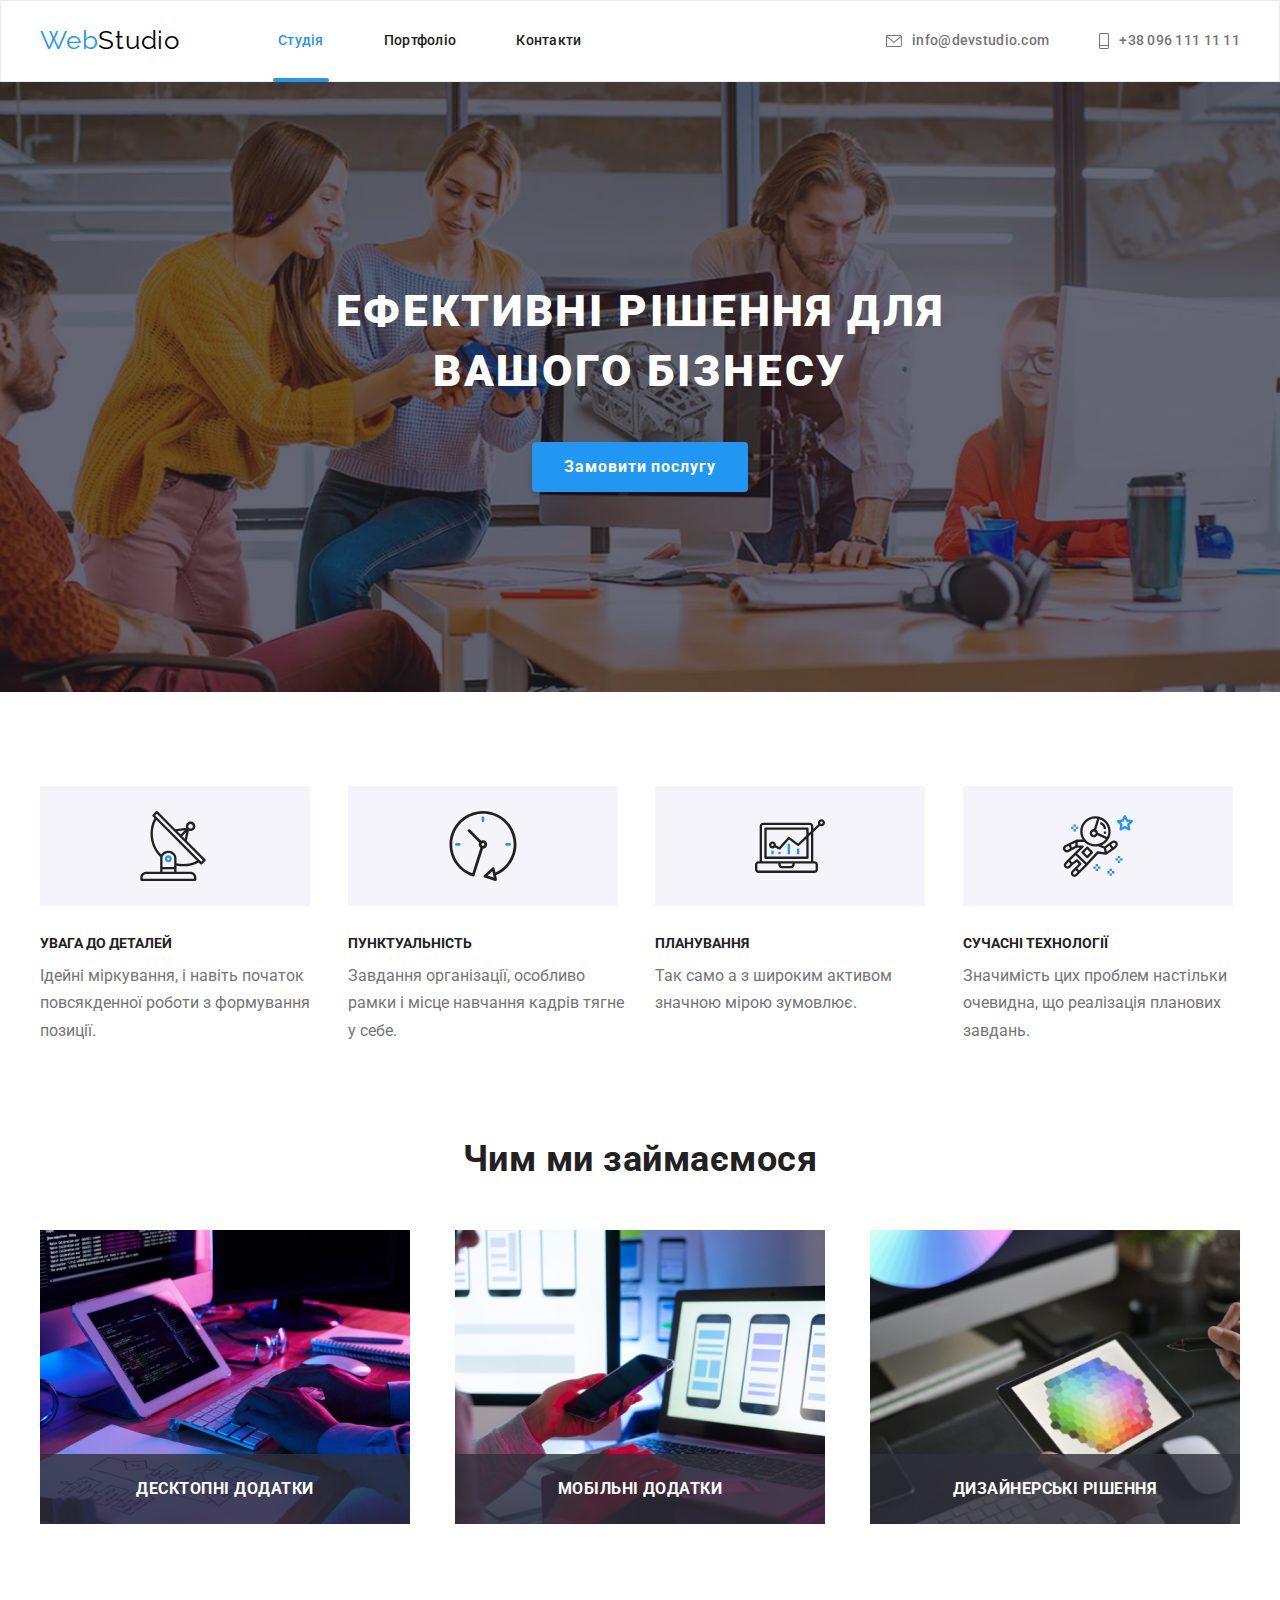
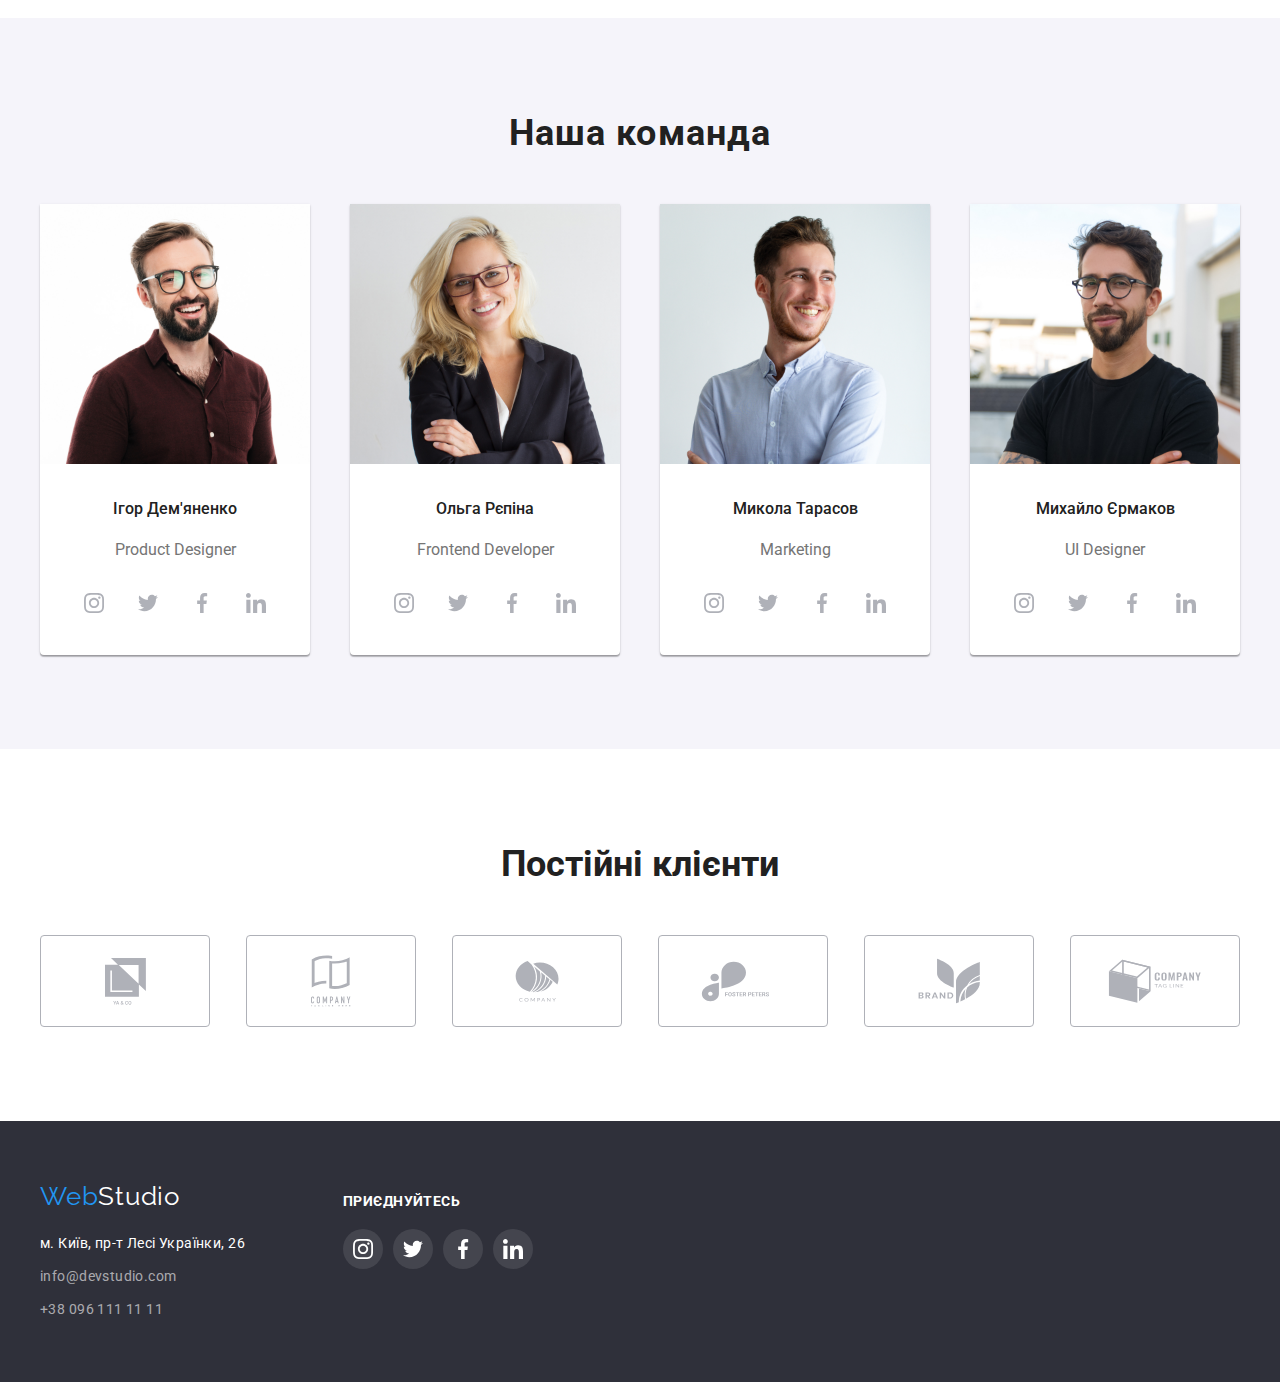
<file: index.html>
<!DOCTYPE html>
<html lang="en">
<head>
    <meta  charset="UTF-8">
    <meta http-equiv="X-UA-Compatible" content="IE=edge">
    <meta name="viewport" content="width=device-width, initial-scale=1.0">
    <link rel="preconnect" href="https://fonts.googleapis.com">
    <link rel="preconnect" href="https://fonts.gstatic.com" crossorigin>
    <link href="https://fonts.googleapis.com/css2?family=Raleway:wght@700&family=Roboto:wght@400;500;700;900&display=swap" rel="stylesheet">
    <link rel="stylesheet" href="https://cdnjs.cloudflare.com/ajax/libs/modern-normalize/1.1.0/modern-normalize.min.css">
    <link rel="stylesheet" href="./css/styles.css">
    <title>Document</title>
</head>
<body class="page">  
         <header class="header">
            <div class="container header-container">
                    <!--Logotype-->
            <a class="logo-link header-logo" href="./index.html"> Web<span class="logo-studio">Studio</span></a>
            <!--Navigation website-->
           <nav>
               <ul class="nav-header style-none">
                   <li class="header-item"><a class="studio current-studio" href="./index.html">Студія</a></li>
                   <li class="header-item"><a class="portfolio" href="./portfolio.html">Портфоліо</a></li>
                   <li class="header-item"><a class="portfolio" href="#contacts">Контакти</a></li>
               </ul> 
           </nav>
           <!--Contacts-->
            <ul class="nav-header contac">
            <li class="contac"><a  href="mailto:info@devstudio.com" class="site-info">
                <svg vieWox="0 0 100 100" width="16px" height="12px" class="icon-mail">
                <use href="./images/links/symbol-defs.svg#icon-envelope"></use></svg>
             info@devstudio.com</a></li>
             
            <li class="contacts-p"><a  href="tel:+380961111111" class="site-tel">
                <svg vieWox="0 0 100 100" width="10px" height="16px" class="icon-smartphone">
                    <use href="./images/links/symbol-defs.svg#icon-Vector"></use></svg>
                +38 096 111 11 11</a></li>
        </ul>
        </div>
        </header>
    <main>
        <!--Hero section-->
<section class="hero">
    <div class="container">
        <h1 class="hero-titles">
        ЕФЕКТИВНІ РІШЕННЯ ДЛЯ ВАШОГО БІЗНЕСУ
        </h1>
            <button class="button" data-modal-open type="button">Замовити послугу</button>
            <div class="backdrop is-hidden" data-modal>
                <div class="modal">
                    <button class="close" data-modal-close>
                        <svg width="11" height="11" xmlns="http://www.w3.org/2000/svg" class="close-fill"><path d="M11 1.108 9.892 0 5.5 4.392 1.108 0 0 1.108 4.392 5.5 0 9.892 1.108 11 5.5 6.608 9.892 11 11 9.892 6.608 5.5 11 1.108Z"/></svg>
                </button>
                </div>
            </div>
        </div>
</section>
<!--Preference-->
<section class="preference-sec">
    <!--<h2>ATTENTION TO DETAILS</h2>--> 
    <div class="container">
        <ul class="preference-list">
            <li class="preference-l">
                <div class="attention">
                    <svg vieWox="0 0 100 100" width="70px" height="70px" class="preference-sprite">
                        <use href="./images/preference/preference-sprite.svg#preference-antena"></use></svg> 
                </div>
                <h3 class="preference-details">УВАГА ДО ДЕТАЛЕЙ</h3>
                <p class="preference-about">Ідейні міркування, і навіть початок повсякденної роботи з формування позиції.</p></li>
            <li class="preference-l">
                <div class="attention">
                    <svg vieWox="0 0 100 100" width="70px" height="70px" class="preference-sprite">
                        <use href="./images/preference/preference-sprite.svg#preference-clock"></use></svg>    
                </div>
                <h3 class="preference-details">ПУНКТУАЛЬНІСТЬ</h3>
                <p class="preference-about">Завдання організації, особливо рамки і місце навчання кадрів тягне у себе.</p></li>
            <li class="preference-l">
                <div class="attention">
                    <svg vieWox="0 0 100 100" width="70px" height="70px" class="preference-sprite">
                        <use href="./images/preference/preference-sprite.svg#preference-television"></use></svg> 
                </div>
                <h3 class="preference-details">ПЛАНУВАННЯ</h3>
                <p class="preference-about">Так само a з широким активом значною мірою зумовлює.</p></li>
            <li class="preference-l">
                <div class="attention"> 
                    <svg vieWox="0 0 100 100" width="70px" height="70px" class="preference-sprite">
                    <use href="./images/preference/preference-sprite.svg#preference-cosmonavt"></use></svg> 
            </div>
                <h3 class="preference-details">СУЧАСНІ ТЕХНОЛОГІЇ</h3>
                <p class="preference-about">Значимість цих проблем настільки очевидна, що реалізація планових завдань.</p></li>
        </ul>
    </div>
</section>
<!--What are we do-->
<section class="sec">
    <div class="container">
        <h2 class="portfolio-section">Чим ми займаємося</h2>
    <ul class="portfolio-section-li">
        <li class="preference-li-lis"><div class="pref-anim"><img class="prefer" src="./images/portfolio-1.jpg" alt="pragraming" width="370">
        <p class="prefer-option">ДЕСКТОПНІ ДОДАТКИ</p>
        </div></li>
        <li class="preference-li-lis"><div class="pref-anim"><img class="prefer" src="./images/portfolio-2.jpg" alt="testing" width="370">
        <p class="prefer-option">МОБІЛЬНІ ДОДАТКИ</p>
        </div></li>
        <li class="preference-li-lis"><div class="pref-anim"><img class="prefer" src="./images/portfolio-3.jpg" alt="visualization" width="370">
        <p class="prefer-option">ДИЗАЙНЕРСЬКІ РІШЕННЯ</p>
        </div></li>
    </ul>
    </div>
</section>
<!--Our team-->
    <section class="team-sec">
        <div class="container">
            <h2 class="team-title">Наша команда</h2>
                <ul class="portfolio-section-li">
                    <li class="team-list-box"><img class="prefer" src="./images/our_team-1.jpg" alt="Igor Demjanenko" width="270">
                            <div class="wrap-up"><h3 class="team">Ігор Дем'яненко</h3> 
                                <p class="team-position">Product Designer</p>
                                <ul class="sociallities">
                                    <li  class="sociallity"><a class="team-h"  href="">
                                        <svg class="icon" vieWox="0 0 100 100" width="20px" height="20px">
                                            <use href="./images/Our_team/team-sprite.svg#icon-instagram"></use></svg> 
                                        </a></li>
                                    <li class="sociallity"><a class="team-h" href="">
                                        <svg  class="icon" vieWox="0 0 100 100" width="20px" height="20px" class="team-sprite">
                                            <use href="./images/Our_team/team-sprite.svg#icon-twitter"></use></svg> 
                                    </a></li>
                                    <li class="sociallity"><a class="team-h" href="">
                                        <svg class="icon" vieWox="0 0 100 100" width="20px" height="20px" class="team-sprite">
                                            <use href="./images/Our_team/team-sprite.svg#icon-facebook"></use></svg> 
                                    </a></li>
                                    <li class="sociallity"><a class="team-h" href="">
                                        <svg class="icon" vieWox="0 0 100 100" width="20px" height="20px" class="team-sprite">
                                            <use href="./images/Our_team/team-sprite.svg#icon-linkedin"></use></svg> 
                                    </a></li>
                            </ul></div></li>
                    <li class="team-list-box"><img class="prefer" src="./images/our_team-2.jpg" alt="Olga Repina" width="270">
                            <div class="wrap-up"><h3 class="team">Ольга Рєпіна</h3>
                                <p class="team-position">Frontend Developer</p>
                                <ul class="portfolio-section-li">
                                    <li  class="sociallity"><a class="team-h"  href="">
                                        <svg class="icon" vieWox="0 0 100 100" width="20px" height="20px" class="team-sprite">
                                            <use href="./images/Our_team/team-sprite.svg#icon-instagram"></use></svg> 
                                        </a></li>
                                    <li class="sociallity"><a class="team-h" href="">
                                        <svg class="icon" vieWox="0 0 100 100" width="20px" height="20px" class="team-sprite">
                                            <use href="./images/Our_team/team-sprite.svg#icon-twitter"></use></svg> 
                                    </a></li>
                                    <li class="sociallity"><a class="team-h" href="">
                                        <svg class="icon" vieWox="0 0 100 100" width="20px" height="20px" class="team-sprite">
                                            <use href="./images/Our_team/team-sprite.svg#icon-facebook"></use></svg> 
                                    </a></li>
                                    <li class="sociallity"><a class="team-h" href="">
                                        <svg class="icon" vieWox="0 0 100 100" width="20px" height="20px" class="team-sprite">
                                            <use href="./images/Our_team/team-sprite.svg#icon-linkedin"></use></svg> 
                                    </a></li> 
                            </div></li>
                    <li class="team-list-box"><img class="prefer" src="./images/our_team-3.jpg" alt="Mykola Tarasov" width="270">
                            <div class="wrap-up"><h3 class="team">Микола Тарасов</h3>
                                <p class="team-position">Marketing</p>
                                <ul class="portfolio-section-li">
                                    <li  class="sociallity"><a class="team-h"  href="">
                                        <svg class="icon" vieWox="0 0 100 100" width="20px" height="20px" class="team-sprite">
                                            <use href="./images/Our_team/team-sprite.svg#icon-instagram"></use></svg> 
                                        </a></li>
                                    <li class="sociallity"><a class="team-h" href="">
                                        <svg class="icon" vieWox="0 0 100 100" width="20px" height="20px" class="team-sprite">
                                            <use href="./images/Our_team/team-sprite.svg#icon-twitter"></use></svg> 
                                    </a></li>
                                    <li class="sociallity"><a class="team-h" href="">
                                        <svg class="icon" vieWox="0 0 100 100" width="20px" height="20px" class="team-sprite">
                                            <use href="./images/Our_team/team-sprite.svg#icon-facebook"></use></svg> 
                                    </a></li>
                                    <li class="sociallity"><a class="team-h" href="">
                                        <svg class="icon" vieWox="0 0 100 100" width="20px" height="20px" class="team-sprite">
                                            <use href="./images/Our_team/team-sprite.svg#icon-linkedin"></use></svg> 
                                    </a></li> 
                            </div></li>
                    <li class="team-list-box"><img class="prefer" src="./images/our_team-4.jpg" alt="Myhajlo Jermakov" width="270">
                            <div class="wrap-up"><h3 class="team">Михайло Єрмаков</h3>
                                <p class="team-position">UI Designer</p>
                                <ul class="portfolio-section-li ger">
                                    <li  class="sociallity"><a class="team-h"  href="">
                                        <svg class="icon" vieWox="0 0 100 100" width="20px" height="20px" class="team-sprite">
                                            <use href="./images/Our_team/team-sprite.svg#icon-instagram"></use></svg> 
                                        </a></li>
                                    <li class="sociallity"><a class="team-h" href="">
                                        <svg class="icon" vieWox="0 0 100 100" width="20px" height="20px" class="team-sprite">
                                            <use href="./images/Our_team/team-sprite.svg#icon-twitter"></use></svg> 
                                    </a></li>
                                    <li class="sociallity"><a class="team-h" href="">
                                        <svg class="icon" vieWox="0 0 100 100" width="20px" height="20px" class="team-sprite">
                                            <use href="./images/Our_team/team-sprite.svg#icon-facebook"></use></svg> 
                                    </a></li>
                                    <li class="sociallity"><a class="team-h" href="">
                                        <svg class="icon" vieWox="0 0 100 100" width="20px" height="20px" class="team-sprite">
                                            <use href="./images/Our_team/team-sprite.svg#icon-linkedin"></use></svg> 
                                    </a></li> 
                            </div></li>
                 </ul>
        </div>
    </section>
    <!-- Regular customers -->
    <section class="reg-customers">
    <div class="container">
        <h2 class="portfolio-section">Постійні клієнти</h2>
        <ul class="portfolio-section-li">
            <li><a class="customers1" href="">
                <svg class="clients2" vieWox="0 0 100 100" width="41px" height="47px" class="symbol-defs">
                <use href="./images/Regular customers/symbol-defs.svg#customers-1"></use></svg>
             </a></li>
            <li><a class="customers1" href="">
                <svg class="clients2" vieWox="0 0 100 100" width="40px" height="52px" class="symbol-defs">
                    <use href="./images/Regular customers/symbol-defs.svg#customers-2"></use></svg>
            </a></li>
            <li class="customers"><a class="customers1" href="">
                <svg class="clients2" vieWox="0 0 100 100" width="44px" height="42px" class="symbol-defs">
                    <use href="./images/Regular customers/symbol-defs.svg#customers-3"></use></svg>
            </a></li>
            <li class="customers"><a class="customers1" href="">
                <svg class="clients2" vieWox="0 0 100 100" width="85px" height="41px" class="symbol-defs">
                    <use href="./images/Regular customers/symbol-defs.svg#customers-4"></use></svg>
            </a></li>
            <li class="customers"><a class="customers1" href="">
                <svg class="clients2" vieWox="0 0 100 100" width="63px" height="46px" class="symbol-defs">
                    <use href="./images/Regular customers/symbol-defs.svg#customers-5"></use></svg>
            </a></li>
            <li class="customers"><a class="customers1" href="">
                <svg class="clients2" vieWox="0 0 100 100" width="94px" height="44px" class="symbol-defs">
                    <use href="./images/Regular customers/symbol-defs.svg#customers-6"></use></svg>
            </a></li>
        </ul>
    </div>    
    </section>
</main>
    <footer class="adressa">
    <div class="container-footer"><!--footer-->
            <!--Logotype-->
            <div class="container-log">
                <a class="logo-link footer" href="./index.html"> Web<span class="logo-studio-f">Studio</span></a>
                <!--adress-->
                <address class="adress">
                    <ul class="adress-contacts">
                        <li class="adress-link" id="contacts"><a class="map" href="https://www.google.com/maps/d/viewer?mid=10uSM3H-mIU3GznYo2szRIEphczw&hl=en_US&usp=sharing" rel="noopener noreferrer nofollow" target="_blank">м. Київ, пр-т Лесі Українки, 26</a></li>
                        <li class="adress-link"><a class="contacts-link" href="mailto:info@devstudio.com">info@devstudio.com</a></li>
                        <li class="adress-link"><a class="contacts-link" href="tel:+380961111111">+38 096 111 11 11</a></li>
                    </ul>
                </address>
            </div>        
        <!-- приєднуйтесь -->
        <div class="container1">
                <h2 class="clients-title1">ПРИЄДНУЙТЕСЬ</h2>
            <ul class=" pos-logo">
                <li class="pos-logo1"><a href="" class="logo1-item">
                <svg class="logo3" width="20px" height="20px">
                    <use href="./images/Our_team/team-sprite.svg#icon-instagram">
                    </use>
                </svg>
                </a></li>
                <li class="pos-logo1"><a href="" class="logo1-item">
                <svg class="logo3" width="20px" height="20px">
                    <use href="./images/Our_team/team-sprite.svg#icon-twitter">
                    </use>
                </svg>
                </a></li>
                <li class="pos-logo1"><a href="" class="logo1-item">
                <svg class="logo3" width="20px" height="20px">
                    <use href="./images/Our_team/team-sprite.svg#icon-facebook">
                    </use>
                </svg>
                </a></li>
                <li class="pos-logo1"><a href="" class="logo1-item">
                <svg class="logo3" width="20px" height="20px">
                    <use href="./images/Our_team/team-sprite.svg#icon-linkedin">
                    </use>
                </svg>
                </a></li> 
            </ul>
        </div>
    </div>
    </footer>
    <script src="./js/modal.js"></script>
</body>
</html>
</file>
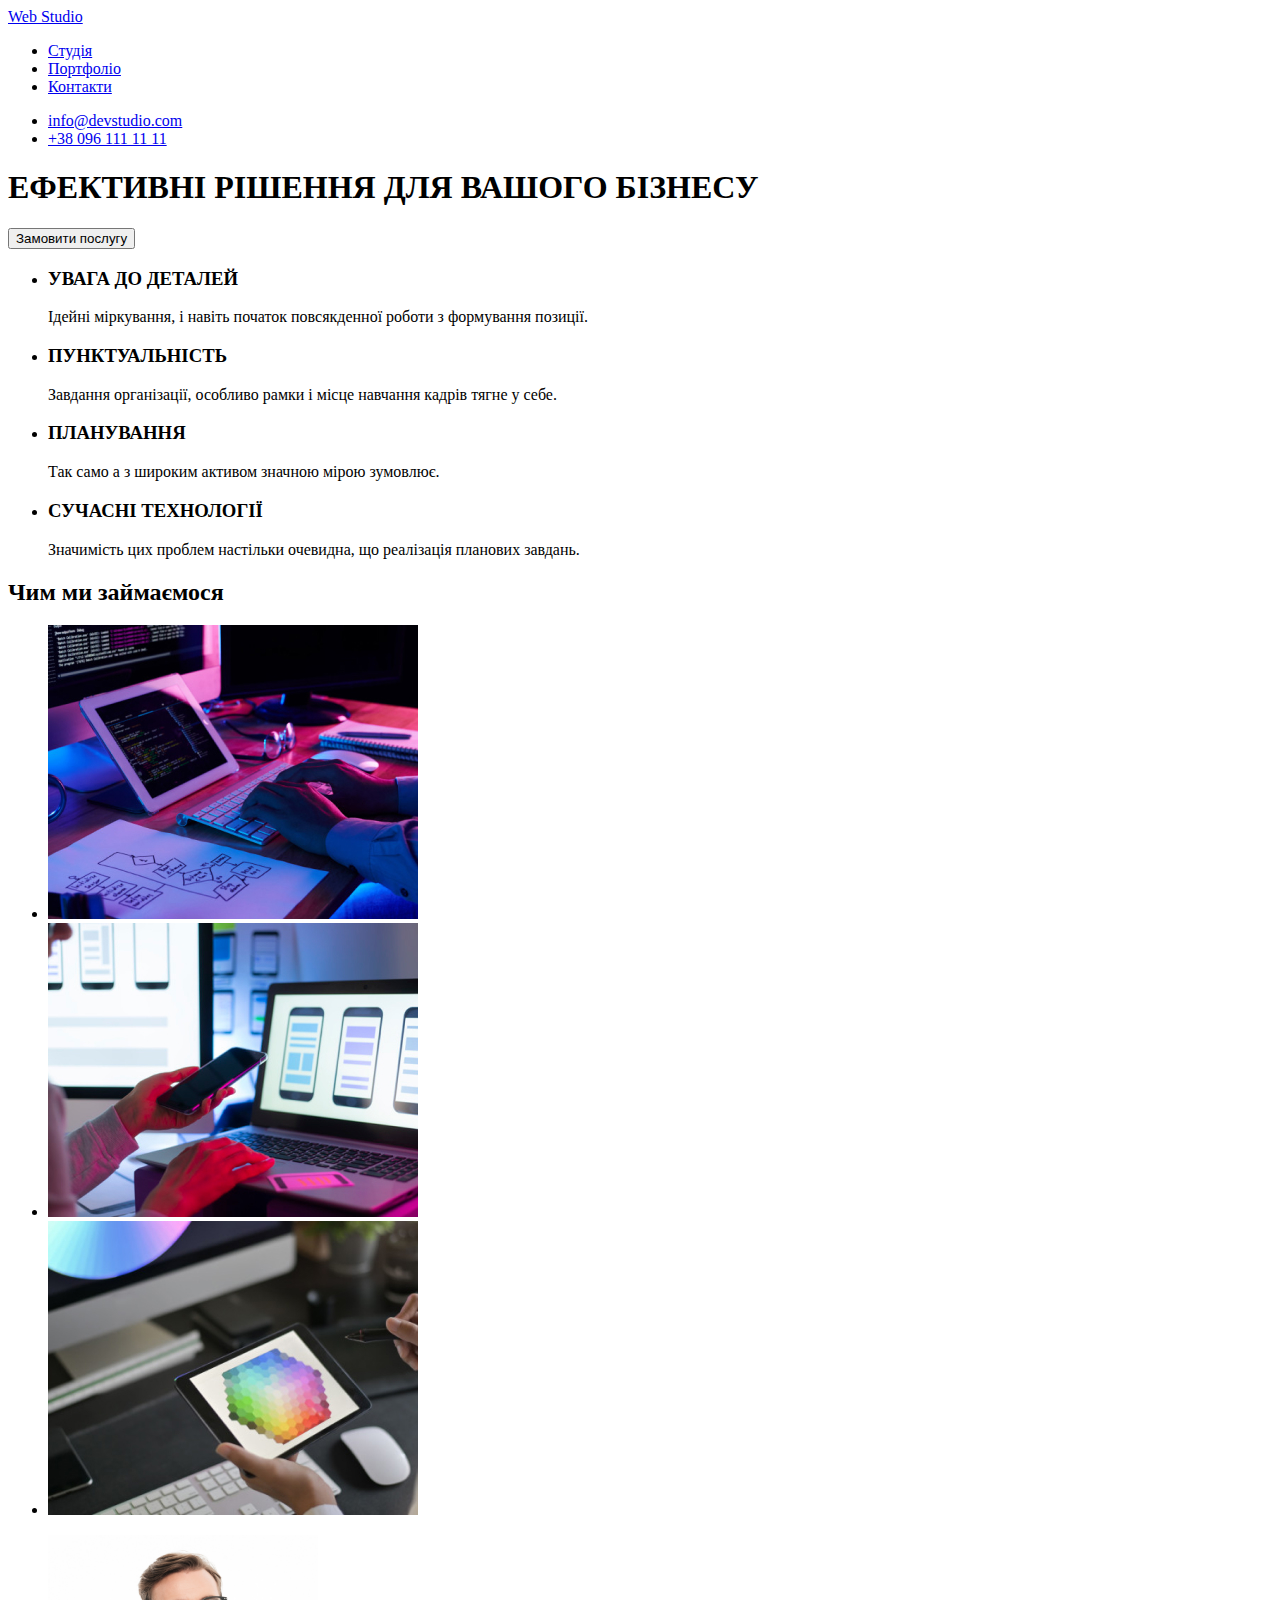
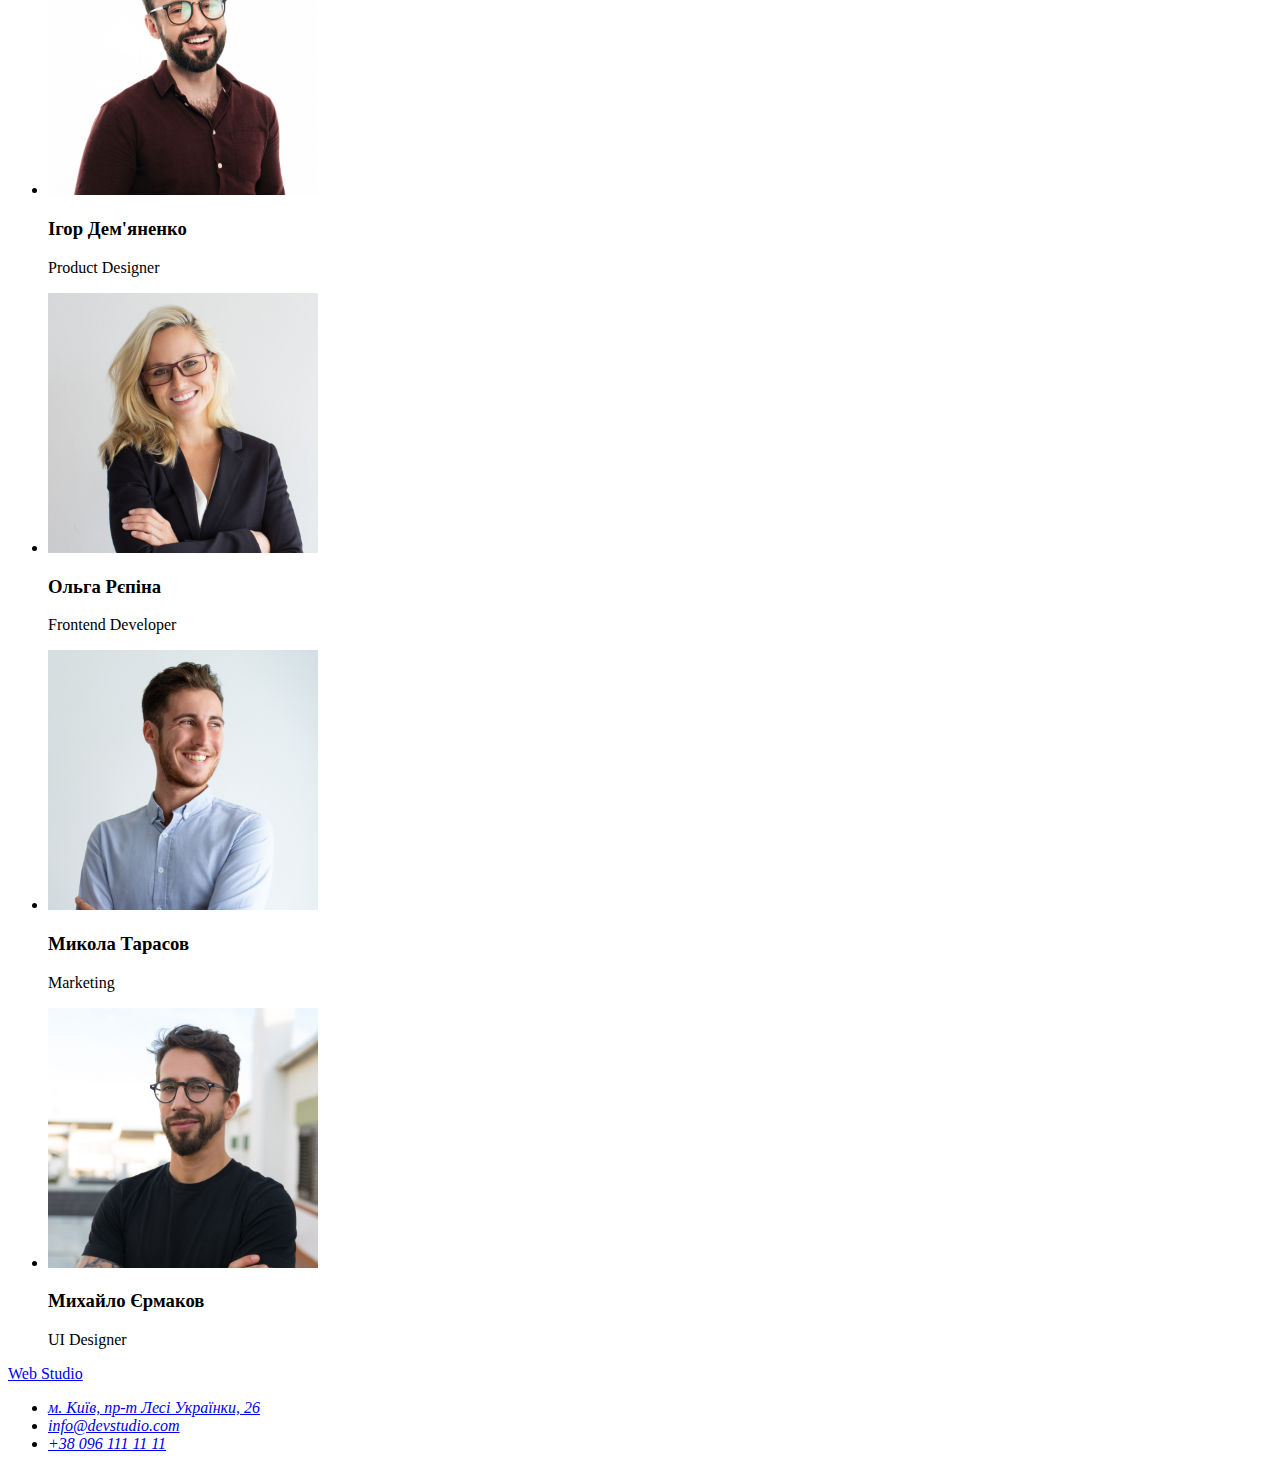
<file: Untitled/index.html>
<!DOCTYPE html>
<html lang="en">
<head>
    <meta charset="UTF-8">
    <meta http-equiv="X-UA-Compatible" content="IE=edge">
    <meta name="viewport" content="width=device-width, initial-scale=1.0">
    <title>Document</title>
</head>
<body>  
    <header>
        <!--Logotype-->
    <a href="./index.html">Web Studio</a>
    <!--Navigation website-->
   <nav>
       <ul>
            <li><a href="./index.html">Студія</a></li>
           <li><a href="./portfolio.html">Портфоліо</a></li>
           <li><a href="#Contacts">Контакти</a></li>
       </ul> 
   </nav>
   <!--Contacts-->
   <ul>
       <li><a href="mailto:info@devstudio.com">info@devstudio.com</a></li>
       <li><a href="tel:+380961111111">+38 096 111 11 11</a></li>
   </ul>
    </header>
    
    <main>
        <!--Hero section-->
<section>
    <h1>
        ЕФЕКТИВНІ РІШЕННЯ ДЛЯ ВАШОГО БІЗНЕСУ
    </h1>
    <button type="button">Замовити послугу</button>
</section>
<!--Preference-->
<section>
    <!--<h2>ATTENTION TO DETAILS</h2>--> 
    <ul>
        <li><h3>УВАГА ДО ДЕТАЛЕЙ</h3>
            <p>Ідейні міркування, і навіть початок повсякденної роботи з формування позиції.</p></li>
        <li><h3>ПУНКТУАЛЬНІСТЬ</h3>
            <p>Завдання організації, особливо рамки і місце навчання кадрів тягне у себе.</p></li>
        <li><h3>ПЛАНУВАННЯ</h3>
            <p>Так само a з широким активом значною мірою зумовлює.</p></li>
        <li><h3>СУЧАСНІ ТЕХНОЛОГІЇ</h3>
            <p>Значимість цих проблем настільки очевидна, що реалізація планових завдань.</p></li>
    </ul>
</section>
<!--What are we do-->
<section>
    <h2>Чим ми займаємося</h2>
    <ul>
        <li><img src="./images/portfolio-1.jpg" alt="pragraming" width="370"></li>
        <li><img src="./images/portfolio-2.jpg" alt="testing" width="370"></li>
        <li><img src="./images/portfolio-3.jpg" alt="visualization" width="370"></li>
    </ul>
</section>
<!--Our team-->
<section>
<ul>
    <li><img src="./images/our_team-1.jpg" alt="Igor Demjanenko" width="270">
        <h3>Ігор Дем'яненко</h3> 
        <p>Product Designer</p></li>
    <li><img src="./images/our_team-2.jpg" alt="Olga Repina" width="270">
        <h3>Ольга Рєпіна</h3>
            <p>Frontend Developer</p></li>
    <li><img src="./images/our_team-3.jpg" alt="Mykola Tarasov" width="270">
        <h3>Микола Тарасов</h3>
            <p>Marketing</p></li>
    <li><img src="./images/our_team-4.jpg" alt="Myhajlo Jermakov" width="270">
        <h3>Михайло Єрмаков</h3>
            <p>UI Designer</p></li>
</ul>
</section>
    </main>

    <footer>
        <!--footer-->
        <!--Logotype-->
        <a href="./index.html">Web Studio</a>
        <!--adress-->
        <address>
            <ul>
                <li id="Contacts"><a href="https://www.google.com/maps/d/viewer?mid=10uSM3H-mIU3GznYo2szRIEphczw&hl=en_US&usp=sharing" rel="noopener noreferrer nofollow" target="_blank">м. Київ, пр-т Лесі Українки, 26</a></li>
                <li><a href="mailto:info@devstudio.com">info@devstudio.com</a></li>
                <li><a href="tel:+380961111111">+38 096 111 11 11</a></li>
            </ul>
        </address>
    </footer>
</body>
</html>
</file>
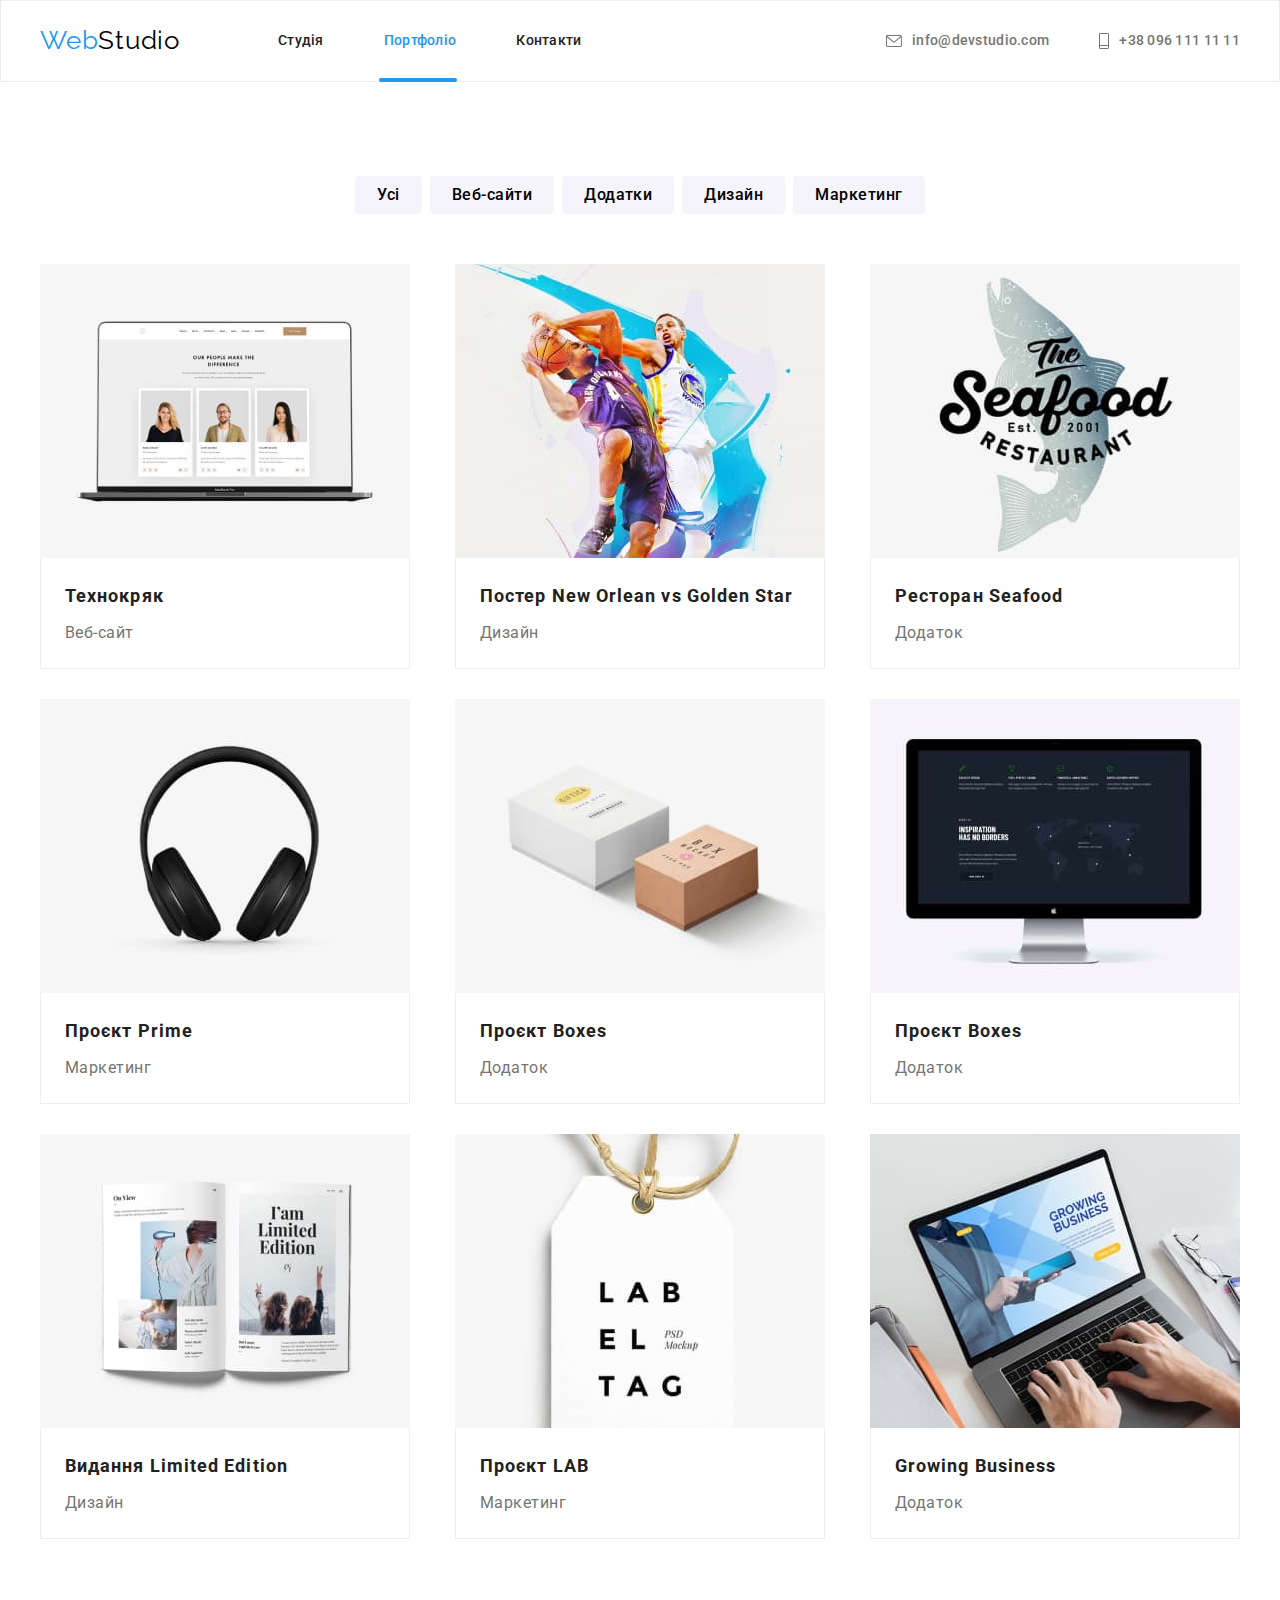
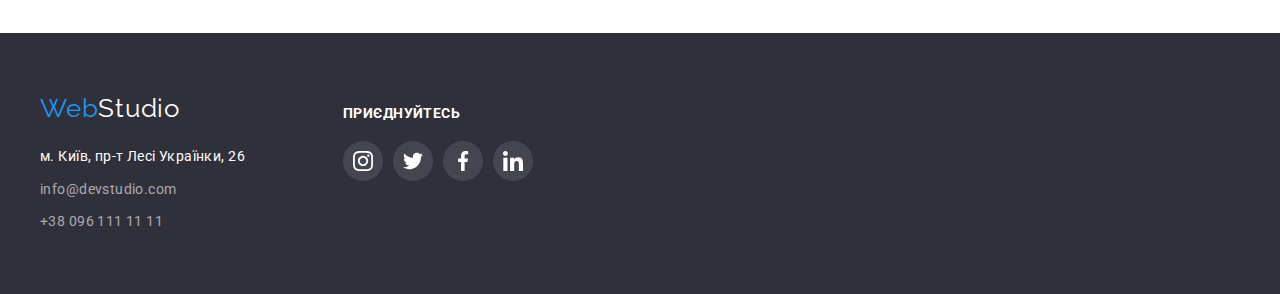
<file: portfolio.html>
<!DOCTYPE html>
<html lang="en">
<head>
    <meta charset="UTF-8">
    <meta http-equiv="X-UA-Compatible" content="IE=edge">
    <meta name="viewport" content="width=device-width, initial-scale=1.0">
    <link rel="preconnect" href="https://fonts.googleapis.com">
    <link rel="preconnect" href="https://fonts.gstatic.com" crossorigin>
    <link href="https://fonts.googleapis.com/css2?family=Raleway:wght@700&family=Roboto:wght@400;500;700;900&display=swap" rel="stylesheet">
    <link rel="stylesheet" href="https://cdnjs.cloudflare.com/ajax/libs/modern-normalize/1.1.0/modern-normalize.min.css">
    <link rel="stylesheet" href="./css/styles.css">
    <title>Document</title>
</head>
<body class="page">
    <header class="header">
        <!--Logotype-->
            <div class="container header-container">
                <a class="logo-link header-logo" href="./index.html"> Web<span class="logo-studio">Studio</span></a>
            <!--Navigation website-->
            <nav>
                <ul class="nav-header style-none">
                    <li class="header-item"><a class="studia" href="./index.html">Студія</a></li>
                    <li class="header-item"><a class="portfolia current-portf" href="./portfolio.html">Портфоліо</a></li>
                    <li class="header-item"><a class="studia" href="#Contacts">Контакти</a></li>
                </ul> 
            </nav>
        <!--Contacts-->
        <div class="contacts-wrap">
            <ul class="nav-header">
                <li class="contac"><a href="mailto:info@devstudio.com" class="site-info">
                    <svg vieWox="0 0 100 100" width="16px" height="12px" class="icon-mail">
                        <use href="./images/links/symbol-defs.svg#icon-envelope"></use></svg>
                    info@devstudio.com</a></li>
                <li class="contacts-p"><a href="tel:+380961111111" class="site-tel">
                    <svg vieWox="0 0 100 100" width="10px" height="16px" class="icon-smartphone">
                        <use href="./images/links/symbol-defs.svg#icon-Vector"></use></svg>
                    +38 096 111 11 11</a></li>
            </ul>
        </div>
        </div>
    </header>
    <main>
        <!-- contents -->
        <h1 class="visually-hidden">Contents</h1>
        <section class="categories-contents">
         <div class="container">
            <ul class="botn">
               <button class="btn" type="button">Усі</button> 
               <button class="btn" type="button">Веб-сайти</button> 
               <button class="btn" type="button">Додатки</button> 
               <button class="btn" type="button">Дизайн</button> 
               <button class="btn" type="button">Маркетинг</button> 
            </ul>
            <ul class="categories-description">
                <li>
                    <a class="catego" href="">
                       <div class="description-menu-prod"><img class="prefer" src="./images/portfolio/portfolio-1.jpeg" alt=""><p class="description-product">Ресурс пропонує комплексні пропозиції з різним рівнем функціоналу та сервісів. Все це дозволить відвідувачу отримати вичерпні відомості про компанію чи приватну особу.</p></div>
                        <div class="cat-des"><h2 class="categories">Технокряк</h2>
                        <p class="description">Веб-сайт</p></div></a>
                </li>
                <li>
                    <a class="catego" href="">
                        <div class="description-menu-prod"><img class="prefer" src="./images/portfolio/portfolio-2.jpeg" alt="Постер New Orlean vs Golden Star">
                        <p class="description-product">Ресурс пропонує комплексні пропозиції з різним рівнем функціоналу та сервісів. Все це дозволить відвідувачу отримати вичерпні відомості про компанію чи приватну особу.</p></div>
                        <div class="cat-des"><h2 class="categories">Постер New Orlean vs Golden Star</h2>
                            <p class="description">Дизайн</p></div></a>
                </li>
                <li>
                    <a class="catego" href="">
                        <div class="description-menu-prod"><img class="prefer" src="./images/portfolio/portfolio-3.jpeg" alt="Ресторан Seafood">
                        <p class="description-product">Ресурс пропонує комплексні пропозиції з різним рівнем функціоналу та сервісів. Все це дозволить відвідувачу отримати вичерпні відомості про компанію чи приватну особу.</p></div>
                        <div class="cat-des"><h2 class="categories">Ресторан Seafood</h2>
                            <p class="description">Додаток</p></div></a>
                </li>
                <li>
                    <a class="catego" href="">
                        <div class="description-menu-prod"><img class="prefer" src="./images/portfolio/portfolio-4.jpeg" alt="Проєкт Prime">
                            <p class="description-product">Ресурс пропонує комплексні пропозиції з різним рівнем функціоналу та сервісів. Все це дозволить відвідувачу отримати вичерпні відомості про компанію чи приватну особу.</p></div>
                        <div class="cat-des"><h2 class="categories">Проєкт Prime</h2>
                            <p class="description">Маркетинг</p></div></a>
                </li>
                <li>
                    <a class="catego" href="">
                        <div class="description-menu-prod"><img class="prefer" src="./images/portfolio/portfolio-5.jpeg" alt="Проєкт Boxes">
                            <p class="description-product">Ресурс пропонує комплексні пропозиції з різним рівнем функціоналу та сервісів. Все це дозволить відвідувачу отримати вичерпні відомості про компанію чи приватну особу.</p></div>
                        <div class="cat-des"><h2 class="categories">Проєкт Boxes</h2>
                        <p class="description">Додаток</p></div></a>
                </li>
                <li>
                    <a class="catego" href="">
                       <div class="description-menu-prod"> <img class="prefer" src="./images/portfolio/portfolio-6.jpeg" alt="Проєкт Boxes">
                        <p class="description-product">Ресурс пропонує комплексні пропозиції з різним рівнем функціоналу та сервісів. Все це дозволить відвідувачу отримати вичерпні відомості про компанію чи приватну особу.</p></div>
                        <div class="cat-des"><h2 class="categories">Проєкт Boxes</h2>
                            <p class="description">Додаток</p></div></a>
                </li>
                <li>
                    <a class="catego" href="">
                        <div class="description-menu-prod"><img class="prefer" src="./images/portfolio/portfolio-7.jpeg" alt="Видання Limited Edition">
                            <p class="description-product">Ресурс пропонує комплексні пропозиції з різним рівнем функціоналу та сервісів. Все це дозволить відвідувачу отримати вичерпні відомості про компанію чи приватну особу.</p></div>
                        <div class="cat-des"><h2 class="categories">Видання Limited Edition</h2>
                            <p class="description">Дизайн</p></div></a>
                </li>
                <li>
                    <a class="catego" href="">
                        <div class="description-menu-prod"><img class="prefer" src="./images/portfolio/portfolio-8.jpeg" alt="Проєкт LAB">
                            <p class="description-product">Ресурс пропонує комплексні пропозиції з різним рівнем функціоналу та сервісів. Все це дозволить відвідувачу отримати вичерпні відомості про компанію чи приватну особу.</p></div>
                        <div class="cat-des"><h2 class="categories">Проєкт LAB</h2>
                            <p class="description">Маркетинг</p></div></a>
                </li>
                <li>
                    <a class="catego" href="">
                        <div class="description-menu-prod"><img class="prefer" src="./images/portfolio/portfolio-9.jpeg" alt="Growing Business">
                            <p class="description-product">Ресурс пропонує комплексні пропозиції з різним рівнем функціоналу та сервісів. Все це дозволить відвідувачу отримати вичерпні відомості про компанію чи приватну особу.</p></div>
                        <div class="cat-des"><h2 class="categories">Growing Business</h2>
                            <p class="description">Додаток</p></div></a>
                </li>
            </ul>
        </div> 
    </section> 
    </main>
    <footer class="adressa">
        <div class="container-footer"><!--footer-->
                <!--Logotype-->
                <div class="container-log">
                    <a class="logo-link footer" href="./index.html"> Web<span class="logo-studio-f">Studio</span></a>
                    <!--adress-->
                    <address class="adress">
                        <ul class="adress-contacts">
                            <li class="adress-link" id="contacts"><a class="map" href="https://www.google.com/maps/d/viewer?mid=10uSM3H-mIU3GznYo2szRIEphczw&hl=en_US&usp=sharing" rel="noopener noreferrer nofollow" target="_blank">м. Київ, пр-т Лесі Українки, 26</a></li>
                            <li class="adress-link"><a class="contacts-link" href="mailto:info@devstudio.com">info@devstudio.com</a></li>
                            <li class="adress-link"><a class="contacts-link" href="tel:+380961111111">+38 096 111 11 11</a></li>
                        </ul>
                    </address>
                </div>
            <!-- приєднуйтесь -->
            <div class="container1">
                    <h2 class="clients-title1">ПРИЄДНУЙТЕСЬ</h2>
                <ul class=" pos-logo">
                    <li class="pos-logo1"><a href="" class="logo1-item">
                    <svg class="logo3" width="20px" height="20px">
                        <use href="./images/Our_team/team-sprite.svg#icon-instagram">
                        </use>
                    </svg>
                    </a></li>
                    <li class="pos-logo1"><a href="" class="logo1-item">
                    <svg class="logo3" width="20px" height="20px">
                        <use href="./images/Our_team/team-sprite.svg#icon-twitter">
                        </use>
                    </svg>
                    </a></li>
                    <li class="pos-logo1"><a href="" class="logo1-item">
                    <svg class="logo3" width="20px" height="20px">
                        <use href="./images/Our_team/team-sprite.svg#icon-facebook">
                        </use>
                    </svg>
                    </a></li>
                    <li class="pos-logo1"><a href="" class="logo1-item">
                    <svg class="logo3" width="20px" height="20px">
                        <use href="./images/Our_team/team-sprite.svg#icon-linkedin">
                        </use>
                    </svg>
                    </a></li> 
                </ul>
            </div>
        </div>
        </footer>
</body>
</html>
</file>
<file: css/styles.css>
:root {
    --primary-text-color: #757575;
    --title-text-color: #212121;
    --secondary-text-color: #ffffff;
    --accent-color: #2196f3;
    --background-color: #2f303a;
    --background-color-2: #f5f4fa;
    --background-color-3: #f5f5f5;
    --contacts-text-color: rgba(255, 255, 255, 0.6);
    --header-logo-color: #000000; 
    --links-color: #AFB1B8;   
}
.page {
    background-color: var(--secondary-text-color);
    color: var(--primary-text-color);
    font-family: Roboto, sans-serif;
}
h1, h2, h3, h4, h5, h6, p, ul 
{
    margin: 0px;
}
* {
    box-sizing: border-box;
    /* outline: 1px solid orangered; */
}

a {
    text-decoration: none;
}
ul {
    list-style: none;
    padding-left: 0px;
}
.container {
    max-width: 1230px;
    margin: 0 auto;  
    padding:0px 15px;
    align-items: center;
}

/* header */
.header{
    border: 1px solid #ECECEC;
}
.header-logo {
    padding-top: 24px;
    padding-bottom: 25px;
}
.header-container {
    align-items: center;
}
.header-item:not(:first-child) {
    margin-left: 50px ;
}

.contacts-wrap {
     margin-left: auto;

}
.header-container
{
    display: block;
    display: flex;
}
.logo-link {
    display: flex;
    display: block;
    margin-right: 93px;

    font-family: 'Raleway';
    font-size: 26px;
    line-height: 1.2;
    letter-spacing: 0.03em;
    color: var(--accent-color);
}
.footer {
    margin-bottom: 20px;
}
.adress-contacts {
    display: block;
    display: flex;
    flex-direction: column;
}
.nav-buttons {
    display: block;
    padding: 5px;

}
.logo-studio {

    font-family: 'Raleway';
    font-size: 26px;
    line-height: 1.2;
    letter-spacing: 0.03em;
    color: var(--header-logo-color);   
}
.logo-studio-f{
    font-family: 'Raleway';
    font-size: 26px;
    line-height: 1.2;
    letter-spacing: 0.03em;
    color: var(--secondary-text-color); 
}
.nav-header
{   display: flex;
    font-weight: 500;
    font-size: 14px;
    line-height: 1.14;
    letter-spacing: 0.02em;
    color: var(--primary-text-color);
    transition: color 250ms cubic-bezier(0.4, 0, 0.2, 1);
}
.nav-header:hover,
.nav-header:focus{
    color: var(--accent-color);
    transition: color 250ms cubic-bezier(0.4, 0, 0.2, 1);
}
.nav-header-contacts {
    display: flex; 
    justify-content: end;
}
.studio {  
    color: var(--accent-color);
    display: block;
    padding: 5px;
}
.studio:hover,
.studio:focus{
    color: var(--accent-color);
    transition: color 250ms cubic-bezier(0.4, 0, 0.2, 1);
}
.portfolia {  
    display: block;
    padding: 5px;
    color: var(--accent-color);
}
.portfolia:hover,
.portfolia:focus{
    color: var(--accent-color);
    transition: color 250ms cubic-bezier(0.4, 0, 0.2, 1);
}
.studia {
    display: block;
    padding: 5px;
    color: var(--title-text-color);
}
.studia:hover,
.studia:focus{
    color: var(--accent-color);
    transition: color 250ms cubic-bezier(0.4, 0, 0.2, 1);
}
.portfolio {
    color: var(--title-text-color);
    display: block;
    padding: 5px;
}
.portfolio:hover,
.portfolio:focus{
    color: var(--accent-color);
    transition: color 250ms cubic-bezier(0.4, 0, 0.2, 1);
}
.style-none{
    position: relative;
}
.current-studio::after{
    content: "";
    position: absolute;
    bottom: -28px;
    left: 0;
    display: block;
    width: 18%;
    height: 4px;
    background-color: var(--accent-color);
    border-radius: 2px;

}
.current-portf::after{
    content: "";
    position: absolute;
    bottom: -28px;
    left: 106px;
    display: block;
    width: 25%;
    height: 4px;
    background-color: var(--accent-color);
    border-radius: 2px;
}
.contacts-p{
    color: currentColor;
    display: block;
    margin-left:50px;

}
.contac{
    display: block;
    margin-left: auto;
    display: flex;
    color:currentColor;
}
.contacts {
    color: var(--primary-text-color);
    display: block;
    padding: 5px;
    display: flex;
}
.contacts:not(:first-child){
    padding-left: 50px;
}
.contacts:hover,
.contacts:focus{
    color: var(--accent-color);
    transition: color 250ms cubic-bezier(0.4, 0, 0.2, 1);
}


.icon-mail{
    width: 16px;
    height: 12px;
    display: flex;
    margin-right: 10px;
    fill: currentColor;
}
.site-info{
    color: var(--primary-text-color);
    transition-property: color;
    transition-duration: 250ms;
    transition-timing-function: cubic-bezier(0.4, 0, 0.2, 1);
    }
.site-info:hover,
.site-info:focus{
    color: var(--accent-color);
    transition: color 250ms cubic-bezier(0.4, 0, 0.2, 1);
}
.icon-smartphone{ 
    width: 10px;
    height: 16px;
    margin-right: 10px;
   fill: currentColor;
}
.site-tel,
.site-info
{
    display: flex;
    align-items: center;
}
.site-tel{
    color: var(--primary-text-color);
    transition-property: color;
    transition-duration: 250ms;
    transition-timing-function: cubic-bezier(0.4, 0, 0.2, 1);
  }
  .site-tel:hover,
  .site-tel:focus{
      color: var(--accent-color);
      transition: color 250ms cubic-bezier(0.4, 0, 0.2, 1);
  }
.hero {
    background-image: linear-gradient(rgba(47, 48, 58, 0.4), rgba(47, 48, 58, 0.4)), url(../images/hero-img\ .svg);
    background-repeat: no-repeat;
    background-position: center;
    background-size: cover;

    background-color: var(--background-color);
    padding-bottom: 200px;
    padding-top: 200px;
}
.symbol-defs{
    display: flex;
    align-items: center;
    margin-left: auto; 
}
/* body */
.hero-titles {
    margin-right: auto;
    margin-left: auto;
    margin-bottom: 40px;
    width: 690px;
    text-align: center;
    font-weight: 900;
    font-size: 44px;
    line-height: 1.36;
    letter-spacing: 0.06em;
    text-transform: uppercase;
    color: var(--secondary-text-color);
}
.button{
    display: flex;
    justify-content: center;
    margin-left: auto;
    margin-right: auto;
    padding:  10px 32px;
    border: none;
    
    font-family: 'Roboto';
    font-weight: 700;
    font-size: 16px;
    line-height: 1.88; 
    letter-spacing: 0.06em;
    color: #FFFFFF; 
    cursor: pointer;
    background-color: var(--secondary-text-color);
    color: var(--header-logo-color);
    border-radius: 4px;
    box-shadow: 0px 4px 4px rgba(0, 0, 0, 0.15);
    background-color: var(--accent-color);
    color: var(--secondary-text-color);
    transition: color 250ms cubic-bezier(0.4, 0, 0.2, 1), background-color 250ms cubic-bezier(0.4, 0, 0.2, 1);   
}
.close{
    position: absolute;
    width: 30px;
    height: 30px;
    left: 560px;
    top: 8px;
    border-radius: 50%;
    box-sizing: border-box;

    background: #FFFFFF;
    border: 1px solid rgba(0, 0, 0, 0.1);
}
.close-svg{
   position: absolute; 
   top: 0px;  
   right: 0px;  
}
/* preference */
.attention{
    width: 270px;
    height: 120px;
    background: #F5F4FA;
    margin-bottom: 30px;
    display: flex;
    align-items: center;
    justify-content: center;
}
.sec {
    letter-spacing: 0.03em;
    padding-bottom: 94px;
}
.preference {
    font-size: 14px;
}
.preference-sec {
    padding: 94px 0px;
}
.preference-list {
    display: flex;
    justify-content:space-around;
}
.prefer {
    display: block;
}
.preference-l {
    margin-top: 0px;   
}
.preference-l:not(:last-child)
{
    margin-right: 30px;
}
.preference-li {
    width: 270px;
    margin: 0px;
}
.preference-li:not(:first-child) {
    padding-left: 30px ;
} 
.reference-li-lis {
     display: block;
     display: flex;
    justify-content: space-around;

}
.preference-details {
    font-weight: 700;
    margin: 0px;
    font-size: 14px;
    line-height: 1.14;
    text-transform: uppercase;
    color: var(--title-text-color);
}
.preference-about {
    margin: 10px 0px 0px 0px;
    max-width: 280px;
    line-height: 1.71;
    color: var(--primary-text-color);
}
.portfolio-section {
    display: flex;
    justify-content: space-around;
    font-size: 36px;
    line-height: 1.17;
    color: var(--title-text-color);
    margin: 0px;
    margin-bottom: 50px;
}
.preference-li-lis {
    display: block;
    width: 370px;
    height: 294px 
}
.preference-li-lis:not(:first-child)
{
    margin-left: 30px;
}
.pref-anim{
    position: relative;
}
.portfolio-section-li 
{    
    display: block;
    display: flex;
    margin: 0px;
    justify-content: space-between;
}
.prefer-option{
    font-weight: 700;
    display: flex;
    position: absolute;
    align-items: center;
    justify-content: center;
    color: var(--secondary-text-color);

    bottom:0;
    width: 100%;
    height: 70px;
    background: rgba(47, 48, 58, 0.8);
}
.preference-lis {
    width: 370px;
    height: 294px;
}
/* our team */
.team-sec {
    background-color: var(--background-color-2);
    padding-bottom: 94px;
    padding-top: 94px;
}
.sociallities{
    display: flex;
    align-items: center;
    justify-content: center;

}
.sociallity{
    width: 44px;
    height: 44px;
    margin-top: 16px;
    fill: var(--links-color);
    align-items: center;
}

.sociallity:not(:last-child){
    margin-right: 10px;
}
.sociallity:first-child{
    margin-left: 32px;
}
.sociallity:last-child{
    margin-right: 32px;
}
.team-title{
    display: flex;
    justify-content: center;
    margin: 0px;
    margin-bottom: 50px;
    background-color: var(--background-color-2);
    letter-spacing: 0.03em;
    font-size: 36px;
    line-height: 1.17;
    color: var(--title-text-color);
}
.team-list {
    display: block;
    display: flex;
    justify-content: space-between;
}
.team-list-box {
    background-color: #FFFFFF;
    display: block;
    box-shadow: 0px 1px 3px rgba(0, 0, 0, 0.12), 0px 1px 1px rgba(0, 0, 0, 0.14), 0px 2px 1px rgba(0, 0, 0, 0.2);
    border-radius: 0px 0px 4px 4px;
}
.team {
    display: block;
    margin:0px;
    text-align: center;

    font-weight: 500; 
    font-size: 16px; 
    line-height: 1.9;
    color: var(--title-text-color);
}
.team-position {
    display: block;
    text-align: center;
    margin:10px 0px 0px 0px;
    line-height: 1.9;
    fill:var(--primary-text-color);
}
.team-h {
    display: flex;
    align-items: center;
    justify-content: center;
    width: 44px;
    height: 44px;
    border-radius: 50%;
    background-color: var(--secondary-text-color);
    fill: var(--icon-color);
    transition: background-color 250ms cubic-bezier(0.4, 0, 0.2, 1);
    
} 
.team-h:hover,
.team-h:focus{
    fill:var(--secondary-text-color);
    background-color: var(--accent-color);
    transition: background-color 250ms cubic-bezier(0.4, 0, 0.2, 1);
}
.wrap-up {
    padding-top: 30px;
    padding-bottom: 30px;
}
.reg-customers{
    padding-bottom: 94px;
    padding-top: 94px;  

}
.customers1{
    display: flex;
    align-items: center;
    justify-content: center;
    width: 170px;
    height: 92px;
    fill: var(--links-color);
    border: 1px solid #AFB1B8;
    border-radius: 4px;
    transition:background-color 250ms cubic-bezier(0.4, 0, 0.2, 1);
}
.customers1:hover,
.customers1:focus{
    fill: var(--accent-color);
    cursor: pointer;
    border-color: var(--accent-color);
}
.clients2{
   transition: fill 250ms cubic-bezier(0.4, 0, 0.2, 1);

  }
/* footer */
.adress {
    background-color: var(--background-color);
    font-style: normal;
}
.adressa {
    display: flex;
    background-color: var(--background-color);
    padding: 60px 0px;
    align-items: baseline;
}
.container1{
    margin-left: 70px;
    margin-top: 12px;
}
.container-footer
{
    width: 1230px;
    margin: 0 auto;  
    padding:0px 15px;
    display: flex;
}
.map {
    display: block;
    display: flex;
    font-size: 14px;
    line-height: 1.71;
    letter-spacing: 0.03em;
    color: var(--secondary-text-color);
    }
.map:hover,
.map:focus{
    color: var(--accent-color);
    transition: color 250ms cubic-bezier(0.4, 0, 0.2, 1);
}
.contacts-link{
    display: block;
    display: flex;
    flex-direction: column;

    font-size: 14px;
    line-height: 1.71;
    letter-spacing: 0.03em;
    color: var(--contacts-text-color);
}
.contacts-link:hover,
.contacts-link:focus{
    color: var(--accent-color);
}
 .adress-link:not(:first-child) {
    margin-top: 9px;
 }
.clients-title1{
    font-family: 'Roboto';
    font-weight: 700;
    font-size: 14px;
    line-height: 16px;
    letter-spacing: 0.03em;
    margin-bottom: 20px;
    
    color:var(--secondary-text-color);
}
.pos-logo{  
    display: flex;
    margin-right: 10px;
}
.logo1-item{
    display: flex;
    align-items: center;
    justify-content: center;
    width: 40px;
    height: 40px;
    border-radius: 50%;
    margin-right: 10px;
    background-color: rgba(255, 255, 255, 0.1);
    transition: background-color 250ms cubic-bezier(0.4, 0, 0.2, 1);
}
.logo1-item:hover,
.logo1-item:focus{
    fill:var(--secondary-text-color);
    background-color: var(--accent-color);
    transition: background-color 250ms cubic-bezier(0.4, 0, 0.2, 1);
    transition: fill 250ms cubic-bezier(0.4, 0, 0.2, 1);

}
.logo3{
fill: var(--secondary-text-color);
}
 /* portfolio styles */
/* filters assortment */
.visually-hidden {
    position: absolute;
    white-space: nowrap;
    width: 1px;
    height: 1px;
    overflow: hidden;
    border: 0;
    padding: 0;
    clip:rect(0 0 0 0);
    clip-path: inset(50%);
    margin: -1px;
}
.categories-contents {
    position: relative;
    padding: 94px 0px;
    
}
.btn {
    border: none;
    font-family: 'Roboto';
    font-weight: 500;
    font-size: 16px;
    line-height: 1.6;
    letter-spacing: 0.03em;
    cursor: pointer;
    height: 38px;
    border-color: var(--background-color-2);
    background-color: var(--background-color-2);
    border-radius: 4px;
    padding: 6px 22px;
    transition: box-shadow 250ms cubic-bezier(0.4, 0, 0.2, 1), color 250ms cubic-bezier(0.4, 0, 0.2, 1), background-color 250ms cubic-bezier(0.4, 0, 0.2, 1);

}
.btn:not(:first-child){
    margin-left: 8px;
}
.btn:hover,
.btn:focus {
    background-color: var(--accent-color);
    color: var(--secondary-text-color);
    box-shadow: 0px 3px 1px rgba(0, 0, 0, 0.1), 0px 1px 2px rgba(0, 0, 0, 0.08), 0px 2px 2px rgba(0, 0, 0, 0.12);
    
}
/* assortment */
.description-menu-prod{
    position: relative;
    overflow: hidden;
}
.description-product{
    position: absolute;
    overflow: auto;
    width:100%;   
    height: 100%;
    top: 0;
    left: 0;
    padding: 63px 24px;
    transform: translateY(100%);
    background-color: var(--accent-color);
    color: var(--secondary-text-color);
    font-size: 18px;
    line-height: 1.56;
    letter-spacing: 0.03em;
    transition: transform 250ms cubic-bezier(0.4, 0, 0.2, 1);
}
.catego:hover .description-product,
.catego:focus .description-product{
    transform:translateY(0%);
}
.categories {
    margin: 0px;
    margin-bottom: 4px;
    font-size: 18px;
    line-height: 2;
    letter-spacing: 0.06em;
    color: var(--title-text-color);
}
.description {
    margin: 0px;
    font-size: 16px;
    line-height: 1.88;
   letter-spacing: 0.03em;
    color: var(--primary-text-color);
    
}

.botn {
    display: block;
    display: flex;
    justify-content: center;
    width: 1200px;
    }
    .both:not(:last-child) {
    margin-right: 8px;
    }
    

.categories-description {
    display: block;
    display: flex;
    justify-content: space-between;
    flex-wrap: wrap;
    gap: 30px;
    margin: 0px;
    margin-top: 50px;
    flex-basis: calc((100% - 60px) / 3);

}
.catego {
    display: block;
}
.catego:hover,
.catego:focus{
    transition: shadow 250ms cubic-bezier(0.4, 0, 0.2, 1);
    box-shadow: 0px 1px 1px rgba(0, 0, 0, 0.12), 0px 4px 4px rgba(0, 0, 0, 0.06), 1px 4px 6px rgba(0, 0, 0, 0.16);
}
.cat-des {

    border-right: 1px solid #EEEEEE;
    border-bottom: 1px solid #EEEEEE;
    border-left: 1px solid #EEEEEE;
    margin: 0px;
    padding: 20px 24px;
}
.backdrop{
    position: fixed;
    top: 0;
    left: 0;
    width: 100%;
    height: 100%;
    background: rgba(0, 0, 0, 0.2); 
}
.backdrop.is-hidden{
    opacity: 0;
    pointer-events: none;
    visibility:hidden;

}
.modal{
    position: absolute;

    top: 50%;
    left: 50%;
    transform: translate(-50%, -50%);

    padding: 15px;
    min-height: 400px;
    min-width: 600px;
    background-color: var(--secondary-text-color);
    border-radius: 4px;

}
.modal:hover,
.modal:focus{
    box-shadow: 0px 1px 3px rgba(0, 0, 0, 0.12), 0px 1px 1px rgba(0, 0, 0, 0.14), 0px 2px 1px rgba(0, 0, 0, 0.2);
    border-radius: 4px;
    transition: box-shadow 250ms cubic-bezier(0.4, 0, 0.2, 1);
}
.close-fill{
  fill:currentColor;      
}
.no-scrool{
    overflow: hidden;
}
.icon{
    transition: fill 250ms cubic-bezier(0.4, 0, 0.2, 1);
}
</file>
